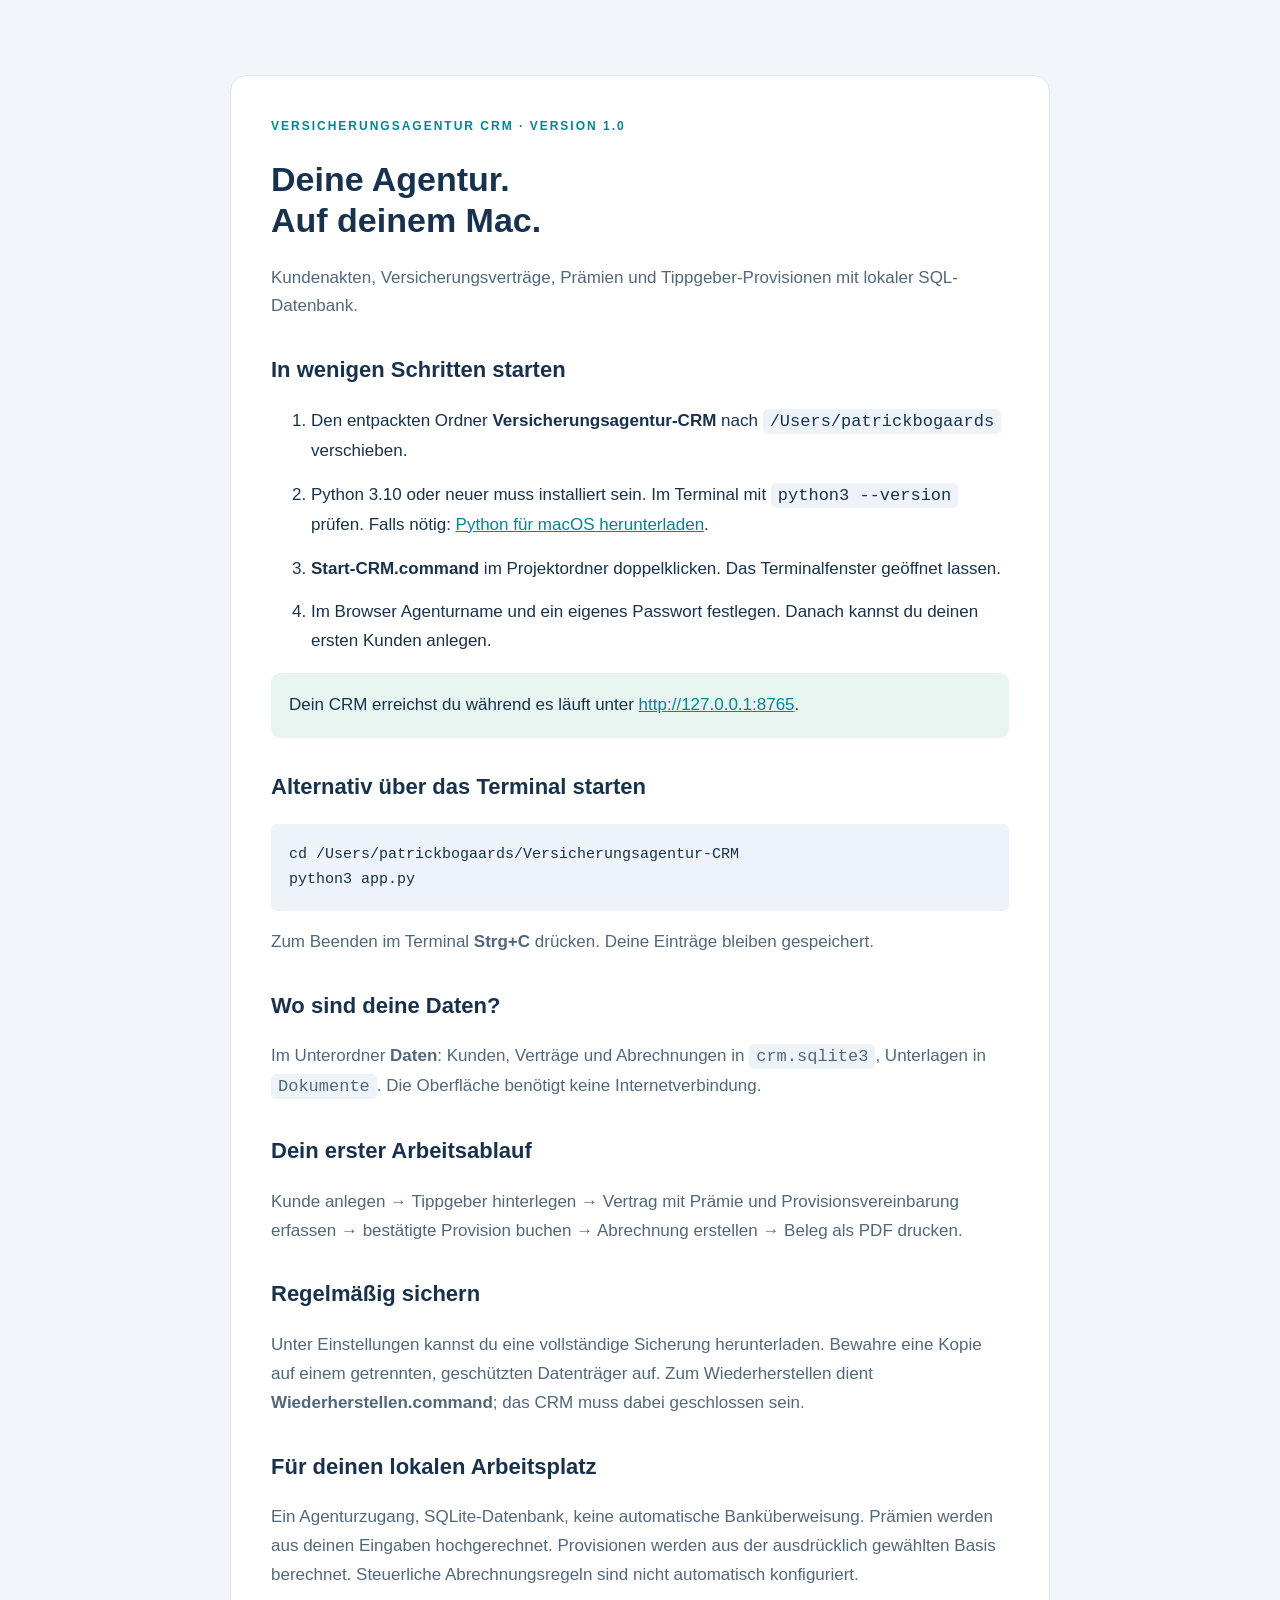
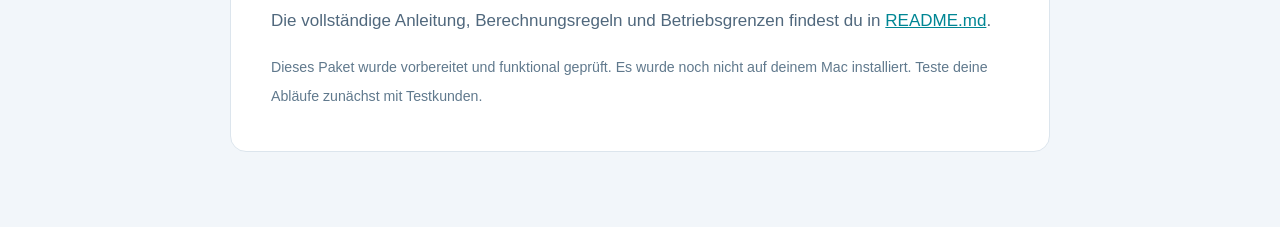
<file: Versicherungsagentur-CRM/START-HIER.html>
<!doctype html><html lang="de"><meta charset="utf-8"><meta name="viewport" content="width=device-width,initial-scale=1"><title>Dein CRM starten</title><style>body{font:17px/1.7 -apple-system,BlinkMacSystemFont,sans-serif;background:#f2f6fa;color:#17324e;max-width:820px;margin:50px auto;padding:25px}main{background:white;border:1px solid #dce5ed;padding:40px;border-radius:16px}h1{font-size:34px;line-height:1.2}h2{font-size:22px;margin-top:30px}li{margin:15px 0}code,pre{background:#edf3f8;border-radius:5px;padding:3px 7px;overflow-wrap:anywhere}pre{padding:18px;overflow:auto;font-size:15px}a{color:#008694}.tag{color:#008694;font-weight:700;letter-spacing:2px;font-size:12px}p{color:#50687d}.box{background:#e7f4f0;padding:18px;border-radius:9px}small{color:#60798d}</style><main><div class="tag">VERSICHERUNGSAGENTUR CRM · VERSION 1.0</div><h1>Deine Agentur.<br>Auf deinem Mac.</h1><p>Kundenakten, Versicherungsverträge, Prämien und Tippgeber-Provisionen mit lokaler SQL-Datenbank.</p><h2>In wenigen Schritten starten</h2><ol><li>Den entpackten Ordner <strong>Versicherungsagentur-CRM</strong> nach <code>/Users/patrickbogaards</code> verschieben.</li><li>Python 3.10 oder neuer muss installiert sein. Im Terminal mit <code>python3 --version</code> prüfen. Falls nötig: <a href="https://www.python.org/downloads/macos/">Python für macOS herunterladen</a>.</li><li><strong>Start-CRM.command</strong> im Projektordner doppelklicken. Das Terminalfenster geöffnet lassen.</li><li>Im Browser Agenturname und ein eigenes Passwort festlegen. Danach kannst du deinen ersten Kunden anlegen.</li></ol><div class="box">Dein CRM erreichst du während es läuft unter <a href="http://127.0.0.1:8765">http://127.0.0.1:8765</a>.</div><h2>Alternativ über das Terminal starten</h2><pre>cd /Users/patrickbogaards/Versicherungsagentur-CRM
python3 app.py</pre><p>Zum Beenden im Terminal <strong>Strg+C</strong> drücken. Deine Einträge bleiben gespeichert.</p><h2>Wo sind deine Daten?</h2><p>Im Unterordner <strong>Daten</strong>: Kunden, Verträge und Abrechnungen in <code>crm.sqlite3</code>, Unterlagen in <code>Dokumente</code>. Die Oberfläche benötigt keine Internetverbindung.</p><h2>Dein erster Arbeitsablauf</h2><p>Kunde anlegen → Tippgeber hinterlegen → Vertrag mit Prämie und Provisionsvereinbarung erfassen → bestätigte Provision buchen → Abrechnung erstellen → Beleg als PDF drucken.</p><h2>Regelmäßig sichern</h2><p>Unter Einstellungen kannst du eine vollständige Sicherung herunterladen. Bewahre eine Kopie auf einem getrennten, geschützten Datenträger auf. Zum Wiederherstellen dient <strong>Wiederherstellen.command</strong>; das CRM muss dabei geschlossen sein.</p><h2>Für deinen lokalen Arbeitsplatz</h2><p>Ein Agenturzugang, SQLite-Datenbank, keine automatische Banküberweisung. Prämien werden aus deinen Eingaben hochgerechnet. Provisionen werden aus der ausdrücklich gewählten Basis berechnet. Steuerliche Abrechnungsregeln sind nicht automatisch konfiguriert.</p><p>Die vollständige Anleitung, Berechnungsregeln und Betriebsgrenzen findest du in <a href="README.md">README.md</a>.</p><small>Dieses Paket wurde vorbereitet und funktional geprüft. Es wurde noch nicht auf deinem Mac installiert. Teste deine Abläufe zunächst mit Testkunden.</small></main></html>
</file>
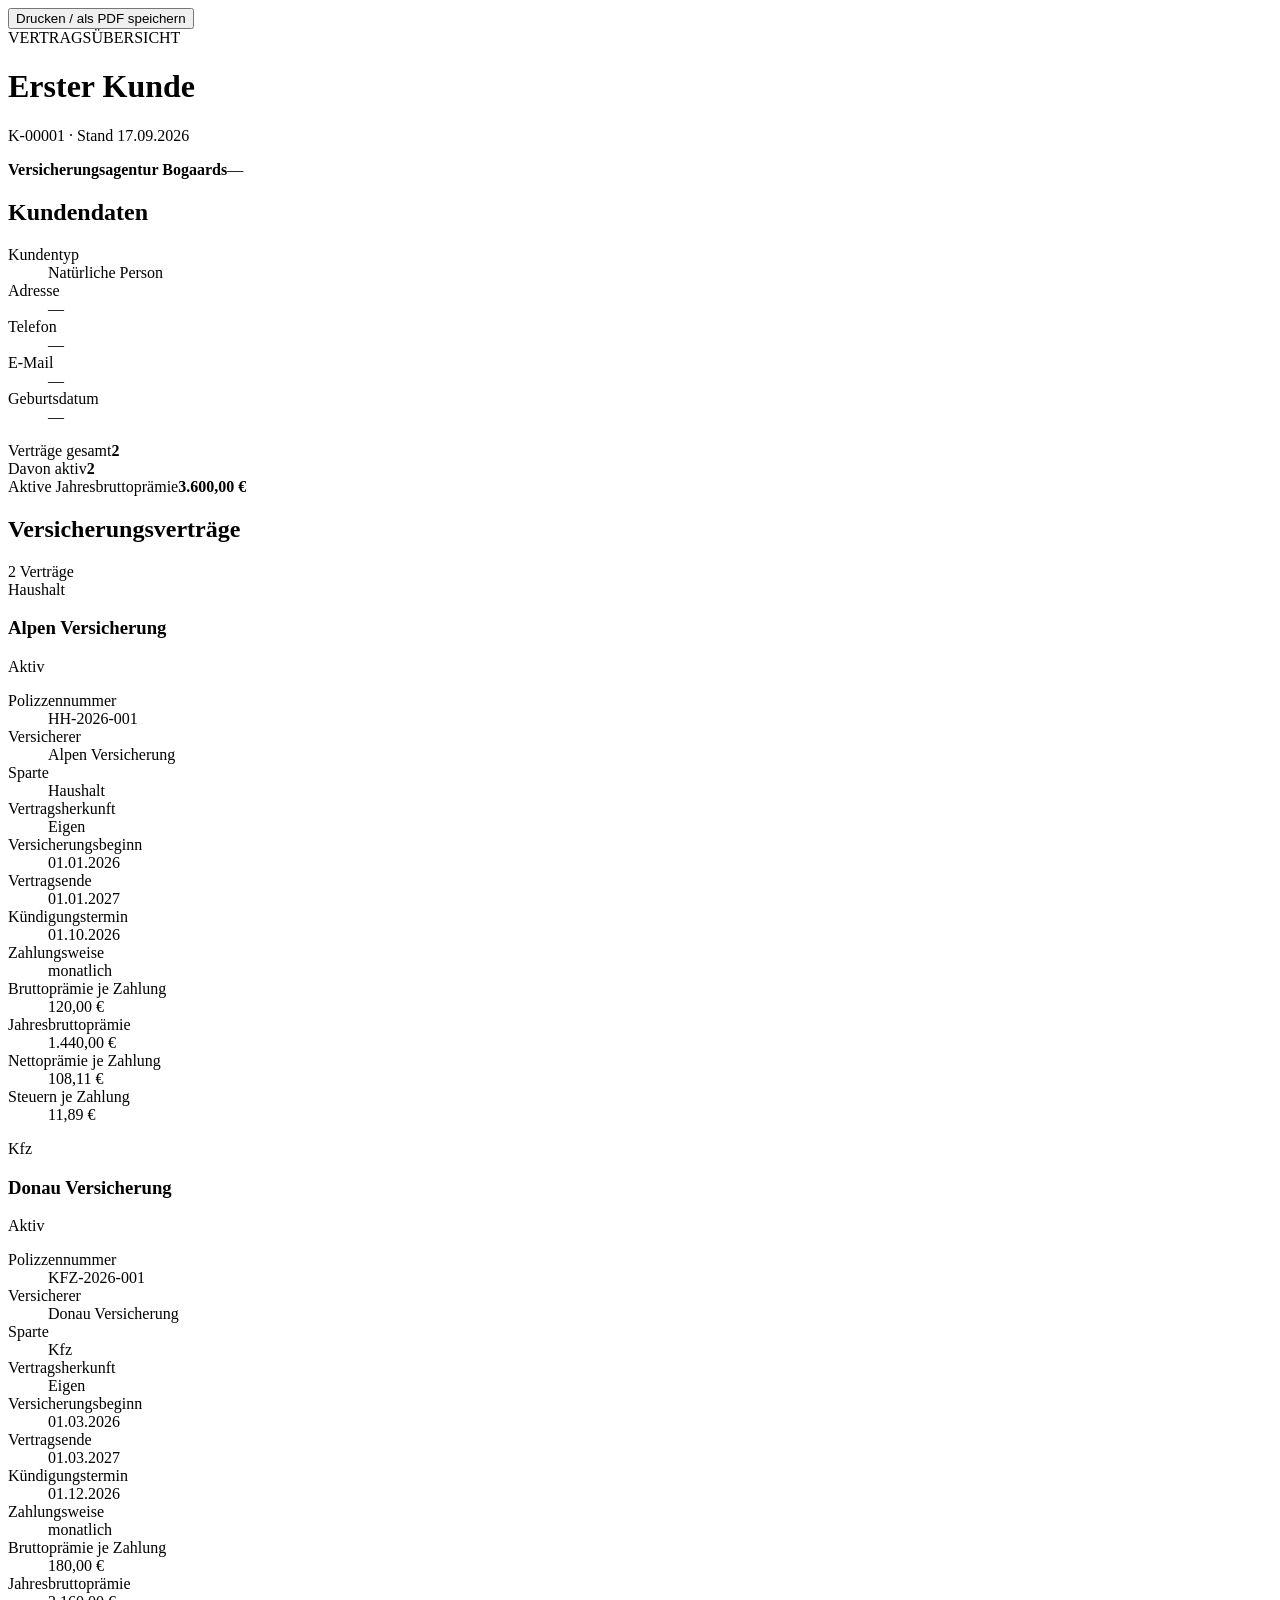
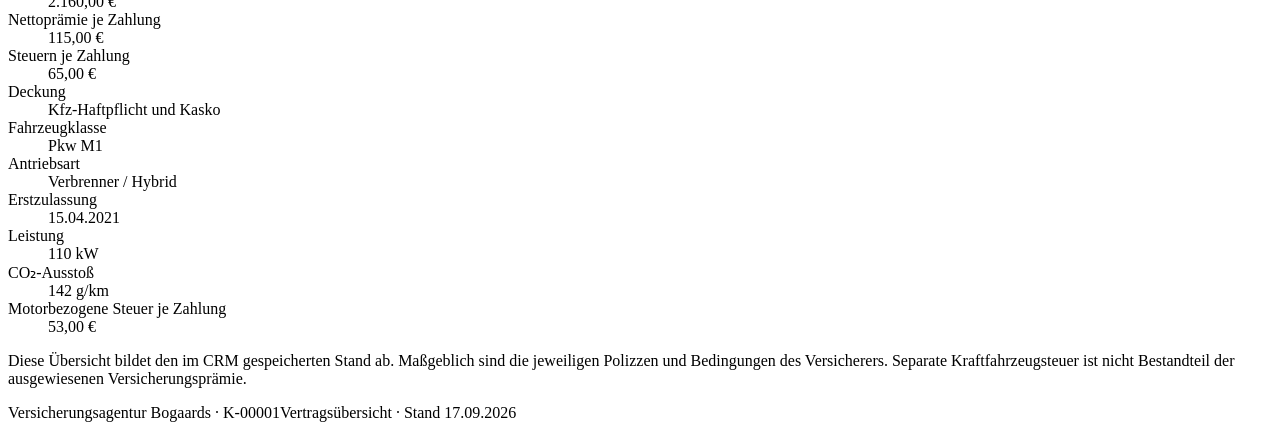
<file: Versicherungsagentur-CRM/tmp/pdfs/customer-overview.html>
<!doctype html><html lang="de"><head><meta charset="utf-8">
    <meta name="viewport" content="width=device-width,initial-scale=1"><title>Vertragsübersicht - Erster Kunde</title>
    <link rel="stylesheet" href="http://127.0.0.1:8879/static/print.css"></head><body class="customer-overview">
    <div class="tools"><button id="print">Drucken / als PDF speichern</button></div>
    <header class="overview-header"><div><div class="print-eyebrow">VERTRAGSÜBERSICHT</div><h1>Erster Kunde</h1>
    <p>K-00001 · Stand 17.09.2026</p></div><div class="agency"><strong>Versicherungsagentur Bogaards</strong><span>—</span></div></header>
    <section class="customer-card"><h2>Kundendaten</h2><dl class="customer-facts">
    <div class="fact"><dt>Kundentyp</dt><dd>Natürliche Person</dd></div>
    
    <div class="fact"><dt>Adresse</dt><dd>—</dd></div><div class="fact"><dt>Telefon</dt><dd>—</dd></div><div class="fact"><dt>E-Mail</dt><dd>—</dd></div>
    <div class="fact"><dt>Geburtsdatum</dt><dd>—</dd></div>
    </dl></section>
    <section class="overview-summary"><div><span>Verträge gesamt</span><strong>2</strong></div><div><span>Davon aktiv</span><strong>2</strong></div><div><span>Aktive Jahresbruttoprämie</span><strong>3.600,00 €</strong></div></section>
    <div class="section-title"><h2>Versicherungsverträge</h2><span>2 Verträge</span></div>
    <section class="contract-card">
          <div class="contract-head"><div><span class="contract-line">Haushalt</span><h3>Alpen Versicherung</h3></div>
          <span class="status status-aktiv">Aktiv</span></div>
          <dl class="contract-facts"><div class="fact"><dt>Polizzennummer</dt><dd>HH-2026-001</dd></div><div class="fact"><dt>Versicherer</dt><dd>Alpen Versicherung</dd></div><div class="fact"><dt>Sparte</dt><dd>Haushalt</dd></div><div class="fact"><dt>Vertragsherkunft</dt><dd>Eigen</dd></div><div class="fact"><dt>Versicherungsbeginn</dt><dd>01.01.2026</dd></div><div class="fact"><dt>Vertragsende</dt><dd>01.01.2027</dd></div><div class="fact"><dt>Kündigungstermin</dt><dd>01.10.2026</dd></div><div class="fact"><dt>Zahlungsweise</dt><dd>monatlich</dd></div><div class="fact"><dt>Bruttoprämie je Zahlung</dt><dd>120,00 €</dd></div><div class="fact"><dt>Jahresbruttoprämie</dt><dd>1.440,00 €</dd></div><div class="fact"><dt>Nettoprämie je Zahlung</dt><dd>108,11 €</dd></div><div class="fact"><dt>Steuern je Zahlung</dt><dd>11,89 €</dd></div></dl></section><section class="contract-card">
          <div class="contract-head"><div><span class="contract-line">Kfz</span><h3>Donau Versicherung</h3></div>
          <span class="status status-aktiv">Aktiv</span></div>
          <dl class="contract-facts"><div class="fact"><dt>Polizzennummer</dt><dd>KFZ-2026-001</dd></div><div class="fact"><dt>Versicherer</dt><dd>Donau Versicherung</dd></div><div class="fact"><dt>Sparte</dt><dd>Kfz</dd></div><div class="fact"><dt>Vertragsherkunft</dt><dd>Eigen</dd></div><div class="fact"><dt>Versicherungsbeginn</dt><dd>01.03.2026</dd></div><div class="fact"><dt>Vertragsende</dt><dd>01.03.2027</dd></div><div class="fact"><dt>Kündigungstermin</dt><dd>01.12.2026</dd></div><div class="fact"><dt>Zahlungsweise</dt><dd>monatlich</dd></div><div class="fact"><dt>Bruttoprämie je Zahlung</dt><dd>180,00 €</dd></div><div class="fact"><dt>Jahresbruttoprämie</dt><dd>2.160,00 €</dd></div><div class="fact"><dt>Nettoprämie je Zahlung</dt><dd>115,00 €</dd></div><div class="fact"><dt>Steuern je Zahlung</dt><dd>65,00 €</dd></div><div class="fact"><dt>Deckung</dt><dd>Kfz-Haftpflicht und Kasko</dd></div><div class="fact"><dt>Fahrzeugklasse</dt><dd>Pkw M1</dd></div><div class="fact"><dt>Antriebsart</dt><dd>Verbrenner / Hybrid</dd></div><div class="fact"><dt>Erstzulassung</dt><dd>15.04.2021</dd></div><div class="fact"><dt>Leistung</dt><dd>110 kW</dd></div><div class="fact"><dt>CO₂-Ausstoß</dt><dd>142 g/km</dd></div><div class="fact"><dt>Motorbezogene Steuer je Zahlung</dt><dd>53,00 €</dd></div></dl></section>
    <p class="print-note">Diese Übersicht bildet den im CRM gespeicherten Stand ab. Maßgeblich sind die jeweiligen Polizzen und Bedingungen des Versicherers. Separate Kraftfahrzeugsteuer ist nicht Bestandteil der ausgewiesenen Versicherungsprämie.</p>
    <footer class="print-footer"><span>Versicherungsagentur Bogaards · K-00001</span><span>Vertragsübersicht · Stand 17.09.2026</span></footer>
    <script src="http://127.0.0.1:8879/static/print.js"></script></body></html>
</file>
